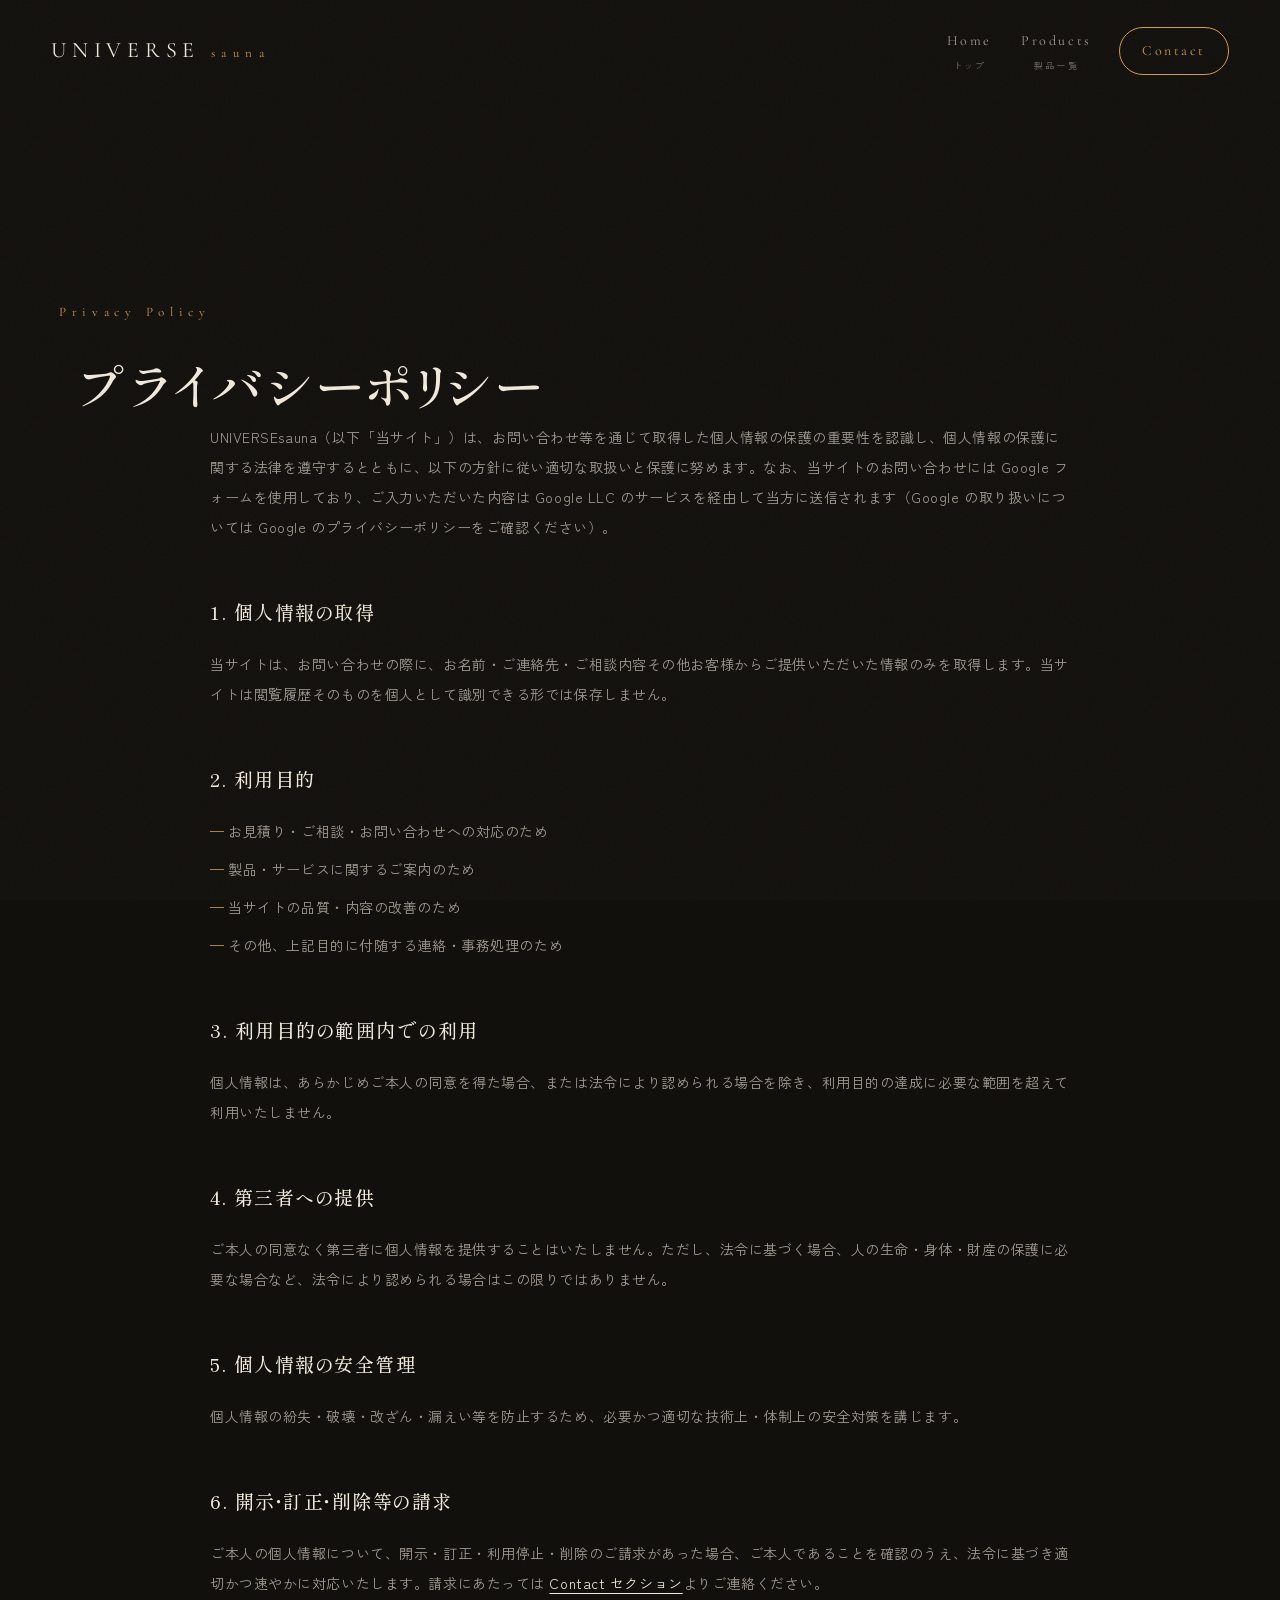
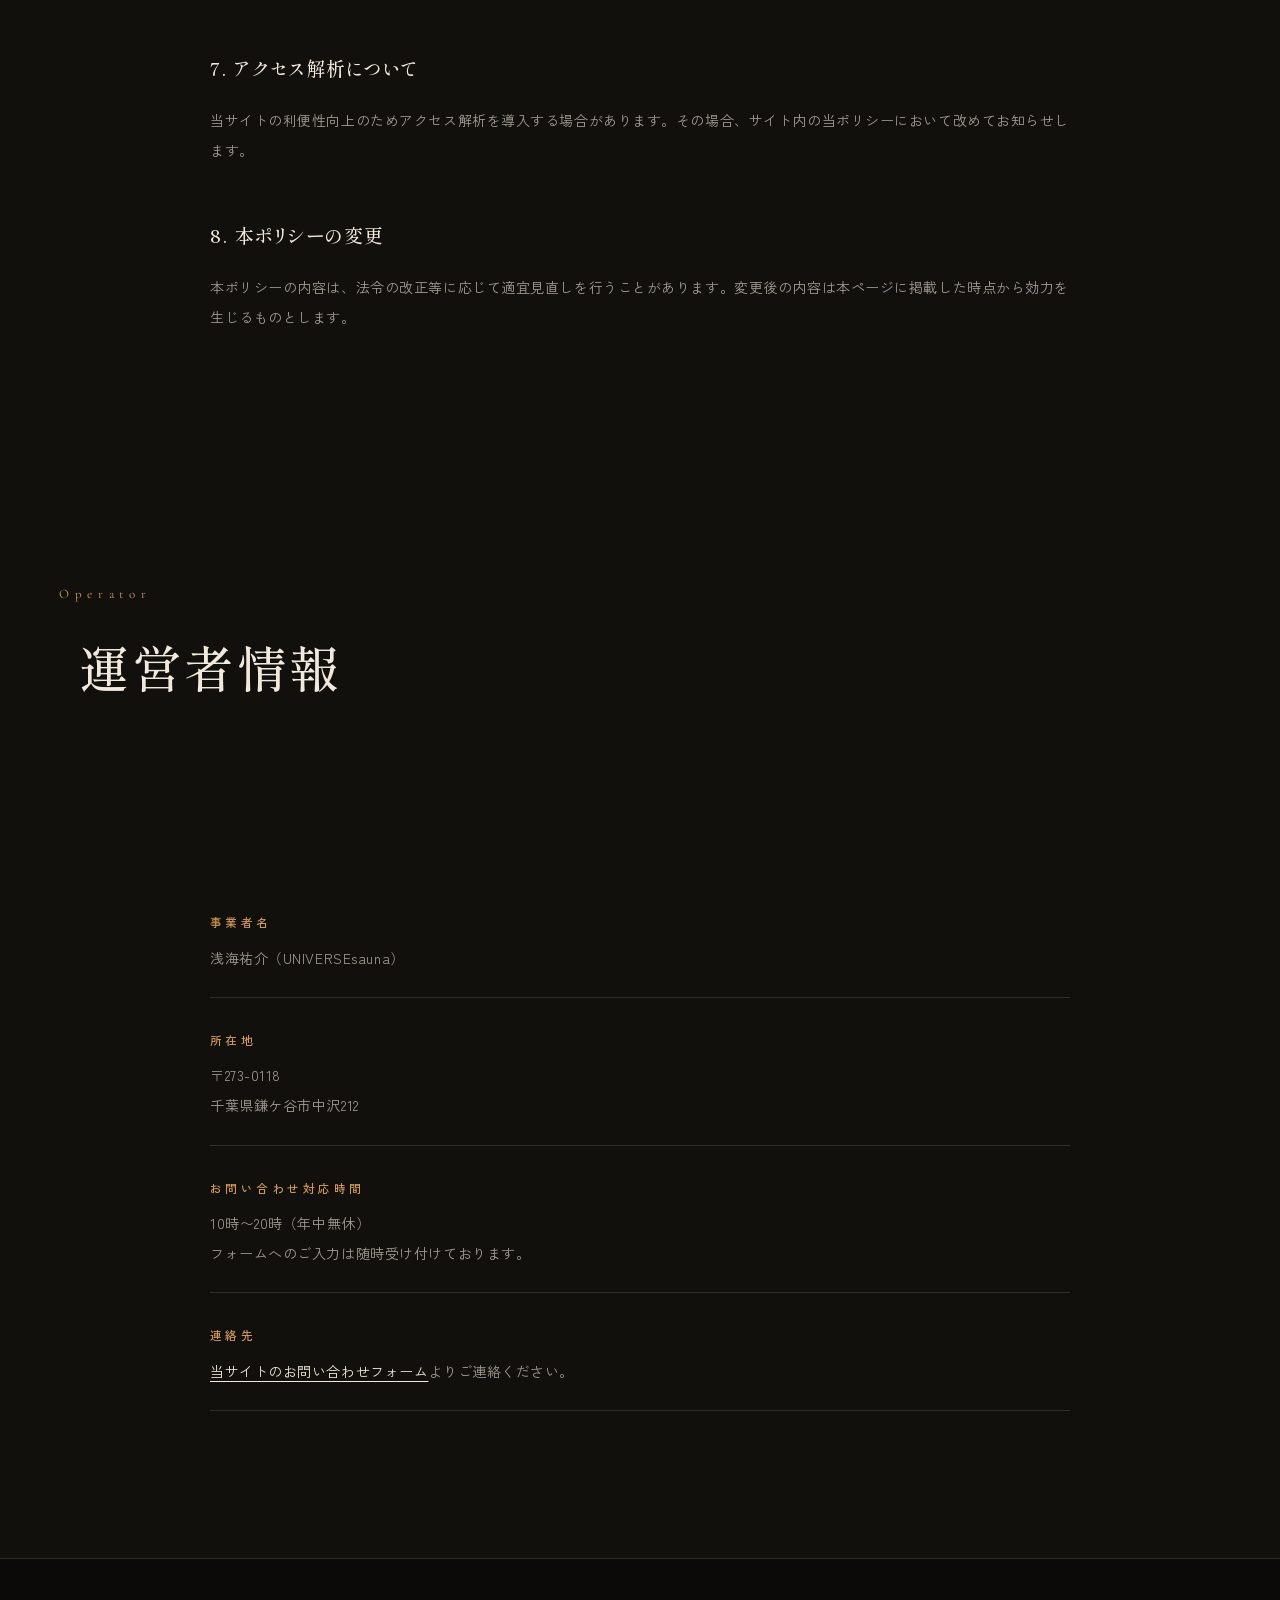
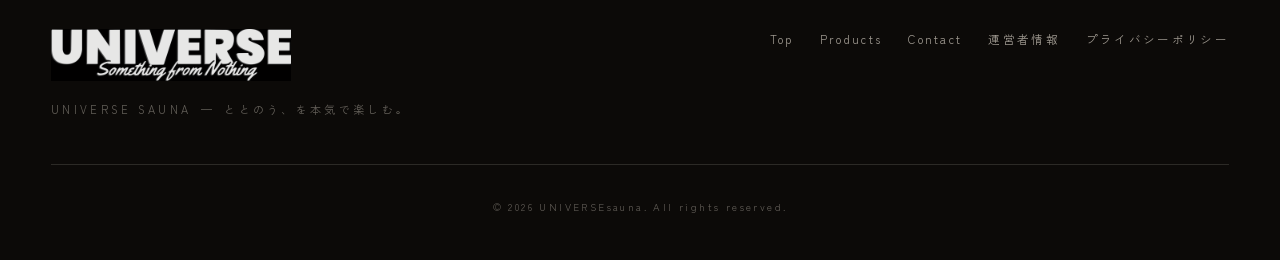
<file: privacy.html>
<!DOCTYPE html>
<html lang="ja">
<head>
<meta charset="utf-8">
<meta name="viewport" content="width=device-width,initial-scale=1,viewport-fit=cover">
<title>プライバシーポリシー｜UNIVERSEsauna</title>
<meta name="description" content="UNIVERSEsauna のプライバシーポリシーおよび運営者情報。個人情報の取得・利用目的・第三者提供・開示請求などの取り扱いと、事業者名・所在地をご案内します。">
<meta name="robots" content="noindex">
<meta property="og:title" content="プライバシーポリシー｜UNIVERSEsauna">
<meta property="og:description" content="UNIVERSEsauna のプライバシーポリシーおよび運営者情報。">
<meta property="og:image" content="https://shunpei1130.github.io/universe-sauna/assets/img/barrel1.jpg">
<meta property="og:url" content="https://shunpei1130.github.io/universe-sauna/privacy.html">
<meta property="og:locale" content="ja_JP">
<meta property="og:type" content="article">
<meta name="theme-color" content="#100e0b">
<link rel="icon" type="image/jpeg" href="assets/img/logo.jpg">
<link rel="canonical" href="https://shunpei1130.github.io/universe-sauna/privacy.html">
<link rel="preconnect" href="https://fonts.googleapis.com">
<link rel="preconnect" href="https://fonts.gstatic.com" crossorigin>
<link href="https://fonts.googleapis.com/css2?family=Shippori+Mincho:wght@400;500;600;800&family=Zen+Kaku+Gothic+New:wght@300;400;500;700&family=Cormorant+Garamond:ital,wght@0,300;0,400;0,500;1,300;1,400&display=swap" rel="stylesheet">
<link rel="stylesheet" href="assets/css/style.css">
<style>
.page{padding-top:150px}
.page__body{max-width:860px;margin:0 auto;color:var(--ink-dim);font-size:14px;line-height:2.15;letter-spacing:.04em}
.page__body p{margin:0 0 16px}
.page__body h3{font-family:var(--serif);color:var(--ink);font-size:19px;letter-spacing:.08em;margin:50px 0 16px;font-weight:500}
.page__body h3:first-child{margin-top:56px}
.page__body ul{margin:0 0 16px;padding:0;list-style:none}
.page__body li{position:relative;padding-left:1.3em;margin-bottom:8px}
.page__body li::before{content:"—";position:absolute;left:0;color:var(--accent)}
.page dl{margin:56px 0 0}
.page dt{font-size:11.5px;letter-spacing:.3em;color:var(--accent);margin-bottom:8px;font-weight:500}
.page dd{margin:0 0 30px;border-bottom:1px solid var(--line);padding-bottom:24px}
.page__link{text-decoration:underline;text-underline-offset:4px;color:var(--ink)}
.page__link:hover{color:var(--accent)}
@media (max-width:640px){.page{padding-top:120px}.page__body h3{margin-top:38px}}
</style>
</head>
<body>

<header class="header">
  <div class="header__inner">
    <a class="header__logo" href="index.html"><span class="header__logo-en">UNIVERSE <span class="header__logo-en--sub">sauna</span></span></a>
    <nav class="header__nav">
      <a href="index.html">Home<small>トップ</small></a>
      <a href="index.html#products">Products<small>製品一覧</small></a>
      <a class="header__cta" href="index.html#contact">Contact</a>
    </nav>
  </div>
</header>

<main class="page">

  <section class="section page" id="privacy">
    <div class="section__head-wrap">
      <span class="section__en">Privacy Policy</span>
      <h2 class="section__title">プライバシーポリシー</h2>
    </div>

    <div class="page__body">
      <p>UNIVERSEsauna（以下「当サイト」）は、お問い合わせ等を通じて取得した個人情報の保護の重要性を認識し、個人情報の保護に関する法律を遵守するとともに、以下の方針に従い適切な取扱いと保護に努めます。なお、当サイトのお問い合わせには Google フォームを使用しており、ご入力いただいた内容は Google LLC のサービスを経由して当方に送信されます（Google の取り扱いについては Google のプライバシーポリシーをご確認ください）。</p>

      <h3>1. 個人情報の取得</h3>
      <p>当サイトは、お問い合わせの際に、お名前・ご連絡先・ご相談内容その他お客様からご提供いただいた情報のみを取得します。当サイトは閲覧履歴そのものを個人として識別できる形では保存しません。</p>

      <h3>2. 利用目的</h3>
      <ul>
        <li>お見積り・ご相談・お問い合わせへの対応のため</li>
        <li>製品・サービスに関するご案内のため</li>
        <li>当サイトの品質・内容の改善のため</li>
        <li>その他、上記目的に付随する連絡・事務処理のため</li>
      </ul>

      <h3>3. 利用目的の範囲内での利用</h3>
      <p>個人情報は、あらかじめご本人の同意を得た場合、または法令により認められる場合を除き、利用目的の達成に必要な範囲を超えて利用いたしません。</p>

      <h3>4. 第三者への提供</h3>
      <p>ご本人の同意なく第三者に個人情報を提供することはいたしません。ただし、法令に基づく場合、人の生命・身体・財産の保護に必要な場合など、法令により認められる場合はこの限りではありません。</p>

      <h3>5. 個人情報の安全管理</h3>
      <p>個人情報の紛失・破壊・改ざん・漏えい等を防止するため、必要かつ適切な技術上・体制上の安全対策を講じます。</p>

      <h3>6. 開示・訂正・削除等の請求</h3>
      <p>ご本人の個人情報について、開示・訂正・利用停止・削除のご請求があった場合、ご本人であることを確認のうえ、法令に基づき適切かつ速やかに対応いたします。請求にあたっては <a class="page__link" href="index.html#contact">Contact セクション</a>よりご連絡ください。</p>

      <h3>7. アクセス解析について</h3>
      <p>当サイトの利便性向上のためアクセス解析を導入する場合があります。その場合、サイト内の当ポリシーにおいて改めてお知らせします。</p>

      <h3>8. 本ポリシーの変更</h3>
      <p>本ポリシーの内容は、法令の改正等に応じて適宜見直しを行うことがあります。変更後の内容は本ページに掲載した時点から効力を生じるものとします。</p>
    </div>
  </section>

  <section class="section" id="operator">
    <div class="section__head-wrap">
      <span class="section__en">Operator</span>
      <h2 class="section__title">運営者情報</h2>
    </div>

    <div class="page__body page">
      <!-- TODO: 正式なメールアドレス・電話番号が確定したら dd に加筆 -->
      <dl>
        <dt>事業者名</dt>
        <dd>浅海祐介（UNIVERSEsauna）</dd>
        <dt>所在地</dt>
        <dd>〒273-0118<br>千葉県鎌ケ谷市中沢212</dd>
        <dt>お問い合わせ対応時間</dt>
        <dd>10時〜20時（年中無休）<br>フォームへのご入力は随時受け付けております。</dd>
        <dt>連絡先</dt>
        <dd><a class="page__link" href="index.html#contact">当サイトのお問い合わせフォーム</a>よりご連絡ください。</dd>
      </dl>
    </div>
  </section>

</main>

<footer class="footer">
  <div class="footer__inner">
    <div class="footer__brand">
      <img class="footer__logo" src="assets/img/logo.jpg" alt="UNIVERSE — Something from Nothing" loading="lazy">
      <p class="footer__note">UNIVERSE SAUNA&ensp;—&ensp;ととのう、を本気で楽しむ。</p>
    </div>
    <nav class="footer__nav">
      <a href="index.html">Top</a>
      <a href="index.html#products">Products</a>
      <a href="index.html#contact">Contact</a>
      <a href="privacy.html#operator">運営者情報</a>
      <a href="privacy.html">プライバシーポリシー</a>
    </nav>
  </div>
  <p class="footer__copy"><small>&copy; 2026 UNIVERSEsauna. All rights reserved.</small></p>
</footer>

</body>
</html>
</file>
<file: assets/css/style.css>
/* ============================================================
   UNIVERSEsauna — static site
   ============================================================ */
:root{
  --bg:#12100d;
  --bg-2:#18150f;
  --bg-3:#1e1a13;
  --ink:#f1e9dc;
  --ink-dim:rgba(241,233,220,.64);
  --ink-faint:rgba(241,233,220,.38);
  --line:rgba(241,233,220,.14);
  --accent:#d29a55;
  --accent-soft:rgba(210,154,85,.16);
  --serif:'Shippori Mincho',"Hiragino Mincho ProN",Yu Mincho,serif;
  --en-serif:'Cormorant Garamond',Georgia,serif;
  --sans:'Zen Kaku Gothic New',"Hiragino Kaku Gothic ProN",'Yu Gothic',sans-serif;
  --ease:cubic-bezier(.22,1,.36,1);
}
*{margin:0;padding:0;box-sizing:border-box}
html{scroll-behavior:smooth}
html,body{height:100%}
body{
  background:var(--bg);
  color:var(--ink);
  font-family:var(--sans);
  font-feature-settings:"palt";
  letter-spacing:.04em;
  line-height:1.9;
  overflow-x:hidden;
  -webkit-font-smoothing:antialiased;
}
img{display:block;max-width:100%}
a{color:inherit;text-decoration:none}
ul,ol{list-style:none}
button{font:inherit;color:inherit;background:none;border:0;cursor:pointer}
::selection{background:var(--accent);color:#1a1206}
@media (prefers-reduced-motion:reduce){
  *,*::before,*::after{animation-duration:.01ms!important;animation-iteration-count:1!important;transition-duration:.01ms!important}
  html{scroll-behavior:auto}
}

/* grain overlay */
body::after{
  content:"";position:fixed;inset:0;z-index:2000;pointer-events:none;opacity:.05;
  background-image:url("data:image/svg+xml,%3Csvg xmlns='http://www.w3.org/2000/svg' width='140' height='140'%3E%3Cfilter id='n'%3E%3CfeTurbulence type='fractalNoise' baseFrequency='.9' numOctaves='2'/%3E%3C/filter%3E%3Crect width='140' height='140' filter='url(%23n)' opacity='.7'/%3E%3C/svg%3E");
}

/* ============ Loader ============ */
.loader{position:fixed;inset:0;z-index:3000;background:var(--bg);display:flex;flex-direction:column;align-items:center;justify-content:center;gap:26px;transition:opacity .8s var(--ease),visibility .8s}
.loader.is-done{opacity:0;visibility:hidden}
.loader__inner{text-align:center;overflow:hidden}
.loader__en{display:block;font-family:var(--en-serif);font-size:clamp(22px,4vw,38px);letter-spacing:.42em;text-indent:.42em;color:var(--ink);animation:loaderIn 1.4s var(--ease) both}
.loader__jp{display:block;margin-top:14px;font-family:var(--serif);font-size:13px;letter-spacing:.3em;text-indent:.3em;color:var(--ink-faint);animation:loaderIn 1.4s .18s var(--ease) both}
@keyframes loaderIn{from{opacity:0;transform:translateY(26px)}to{opacity:1;transform:none}}
.loader__bar{width:min(220px,46vw);height:1px;background:var(--line);overflow:hidden}
.loader__bar span{display:block;height:100%;width:0;background:var(--accent);animation:load 1.6s .2s var(--ease) forwards}
@keyframes load{to{width:100%}}

/* ============ progress ============ */
.progress{position:fixed;top:0;left:0;z-index:1600;height:2px;width:0;background:linear-gradient(90deg,var(--accent),#f0d9a8);box-shadow:0 0 12px rgba(210,154,85,.55)}

/* ============ header ============ */
.header{position:fixed;top:0;left:0;right:0;z-index:1500;transition:background .5s,backdrop-filter .5s,border-color .5s;border-bottom:1px solid transparent}
.header.is-scrolled{background:rgba(18,16,13,.82);backdrop-filter:blur(14px);-webkit-backdrop-filter:blur(14px);border-color:var(--line)}
.header__inner{display:flex;align-items:center;justify-content:space-between;max-width:1560px;margin:0 auto;padding:22px clamp(20px,4vw,56px)}
.header__logo{display:flex;align-items:baseline;gap:10px}
.header__logo-en{font-family:var(--en-serif);font-size:22px;letter-spacing:.26em;color:var(--ink);transition:color .3s}
.header__logo-en--sub{font-size:13px;letter-spacing:.5em;color:var(--accent);text-transform:lowercase}
.header__logo:hover .header__logo-en{color:var(--accent)}
.header__nav{display:flex;align-items:center;gap:clamp(14px,2vw,30px)}
.header__nav a{position:relative;display:flex;flex-direction:column;align-items:center;gap:2px;padding:6px 2px;font-family:var(--en-serif);font-size:14px;letter-spacing:.18em;color:var(--ink-dim);transition:color .3s}
.header__nav a small{font-family:var(--sans);font-size:9px;letter-spacing:.24em;color:var(--ink-faint)}
.header__nav a::after{content:"";position:absolute;bottom:-2px;left:0;width:100%;height:1px;background:var(--accent);transform:scaleX(0);transform-origin:right;transition:transform .4s var(--ease)}
.header__nav a:hover{color:var(--ink)}
.header__nav a:hover::after{transform:scaleX(1);transform-origin:left}
.header__cta{padding:10px 22px!important;border:1px solid var(--accent);border-radius:999px;color:var(--accent)!important;transition:background .35s,color .35s}
.header__cta:hover{background:var(--accent);color:#1a1206!important}
.header__cta::after{display:none}
.header__burger{display:none;flex-direction:column;gap:6px;padding:8px}
.header__burger span{width:26px;height:1px;background:var(--ink);transition:transform .4s var(--ease),opacity .3s}
.header__burger.is-open span:nth-child(1){transform:translateY(7px) rotate(45deg)}
.header__burger.is-open span:nth-child(2){opacity:0}
.header__burger.is-open span:nth-child(3){transform:translateY(-7px) rotate(-45deg)}

/* drawer */
.drawer{position:fixed;inset:0;z-index:1400;background:rgba(18,16,13,.97);display:flex;flex-direction:column;justify-content:center;gap:6vh;padding:12vh 9vw;opacity:0;visibility:hidden;transition:opacity .5s var(--ease),visibility .5s}
.drawer.is-open{opacity:1;visibility:visible}
.drawer__nav{display:flex;flex-direction:column;gap:2px}
.drawer__nav a{display:flex;align-items:baseline;gap:18px;padding:12px 0;border-bottom:1px solid var(--line);opacity:0;transform:translateY(18px);transition:opacity .5s var(--ease),transform .5s var(--ease)}
.drawer.is-open .drawer__nav a{opacity:1;transform:none}
.drawer.is-open .drawer__nav a:nth-child(1){transition-delay:.08s}.drawer.is-open .drawer__nav a:nth-child(2){transition-delay:.14s}
.drawer.is-open .drawer__nav a:nth-child(3){transition-delay:.2s}.drawer.is-open .drawer__nav a:nth-child(4){transition-delay:.26s}
.drawer.is-open .drawer__nav a:nth-child(5){transition-delay:.32s}.drawer.is-open .drawer__nav a:nth-child(6){transition-delay:.38s}
.drawer.is-open .drawer__nav a:nth-child(7){transition-delay:.44s}
.drawer__nav em{font-family:var(--en-serif);font-style:normal;font-size:26px;letter-spacing:.2em;color:var(--ink)}
.drawer__nav span{font-size:11px;letter-spacing:.3em;color:var(--ink-faint)}
.drawer__shop{margin-top:4vh;display:inline-flex;align-items:center;gap:12px;justify-content:center;padding:15px 30px;border:1px solid var(--accent);border-radius:999px;color:var(--accent);font-size:14px;letter-spacing:.2em;transition:background .35s,color .35s}
.drawer__shop:hover{background:var(--accent);color:#1a1206}

/* ============ reveal engine ============ */
.reveal{opacity:0;transform:translateY(30px);transition:opacity 1s var(--ease),transform 1s var(--ease)}
.reveal[data-delay="1"]{transition-delay:.13s}.reveal[data-delay="2"]{transition-delay:.26s}
.reveal[data-delay="3"]{transition-delay:.39s}.reveal[data-delay="4"]{transition-delay:.52s}
.reveal.is-in{opacity:1;transform:none}
.reveal[data-fx="clip"]{transform:none;clip-path:inset(6% 4% 6% 4%);transition:clip-path 1.2s var(--ease),opacity 1s var(--ease)}
.reveal[data-fx="clip"].is-in{clip-path:inset(0 0 0 0)}
.reveal[data-fx="card"]{transform:translateY(44px)}
.reveal[data-fx="tile"]{transform:translateY(24px) scale(.97)}

/* ============ hero ============ */
.hero{position:relative;min-height:100svh;display:flex;align-items:flex-end;overflow:hidden}
.hero__slides,.hero__slide{position:absolute;inset:0}
.hero__slide{opacity:0;transition:opacity 1.8s var(--ease)}
.hero__slide.is-active{opacity:1}
.hero__slide img{width:100%;height:100%;object-fit:cover;object-position:center 62%;transform:scale(1.06)}
.hero__slide.is-active img{animation:kenburns 8.5s var(--ease) forwards}
@keyframes kenburns{from{transform:scale(1.16)}to{transform:scale(1.05)}}
.hero__veil{position:absolute;inset:0;background:
  linear-gradient(12deg,rgba(18,16,13,.93) 0%,rgba(18,16,13,.55) 38%,rgba(18,16,13,.12) 68%),
  linear-gradient(0deg,rgba(18,16,13,.85),rgba(18,16,13,0) 44%)}
.hero__inner{position:relative;z-index:2;width:100%;max-width:1560px;margin:0 auto;padding:clamp(120px,17vh,190px) clamp(20px,4vw,56px) clamp(120px,16vh,180px)}
.hero__label{font-family:var(--en-serif);font-size:clamp(11px,1.4vw,15px);letter-spacing:.4em;color:var(--accent);margin-bottom:2.4vh}
.hero__title{font-family:var(--serif);font-weight:500;font-size:clamp(44px,8.2vw,108px);line-height:1.28;letter-spacing:.06em}
.hero__line{display:block;overflow:hidden}
.hero__line .ja{display:inline-block}
.hero__line .en{display:inline-block;margin-left:1.2em;font-family:var(--en-serif);font-weight:300;font-size:.34em;letter-spacing:.3em;color:var(--accent);transform:translateY(-.55em)}
.hero__copy{margin-top:4vh;max-width:640px;font-size:clamp(13px,1.5vw,16px);color:var(--ink-dim);line-height:2.2}
.hero__actions{display:flex;gap:16px;margin-top:4.6vh;flex-wrap:wrap}
.hero__meta{position:absolute;right:clamp(20px,4vw,56px);bottom:clamp(30px,6vh,64px);z-index:2;display:flex;flex-direction:column;align-items:flex-end;gap:20px}
.hero__counter{font-family:var(--en-serif);font-size:13px;letter-spacing:.3em;color:var(--ink-faint)}
.hero__counter span{color:var(--accent)}
.hero__scroll{display:flex;flex-direction:column;align-items:center;gap:10px;font-size:10px;letter-spacing:.4em;color:var(--ink-faint);text-transform:uppercase}
.hero__scroll-line{width:1px;height:56px;background:var(--line);position:relative;overflow:hidden}
.hero__scroll-line::after{content:"";position:absolute;top:-40%;left:0;width:100%;height:40%;background:var(--accent);animation:scrollHint 2.2s var(--ease) infinite}
@keyframes scrollHint{0%{top:-40%}60%,100%{top:110%}}

/* ============ buttons ============ */
.btn{position:relative;display:inline-flex;align-items:center;gap:12px;padding:16px 34px;border-radius:999px;font-size:13.5px;letter-spacing:.2em;transition:transform .4s var(--ease),background .35s,color .35s,border-color .35s;overflow:hidden}
.btn:active{transform:scale(.97)}
.btn--fill{background:var(--accent);color:#1a1206;font-weight:500}
.btn--fill::before{content:"";position:absolute;inset:0;background:#f0d9a8;transform:translateY(101%);transition:transform .45s var(--ease)}
.btn--fill:hover::before{transform:translateY(0)}
.btn--fill span,.btn--fill i{position:relative;z-index:1}
.btn--ghost{border:1px solid rgba(241,233,220,.35);color:var(--ink)}
.btn--ghost:hover{border-color:var(--accent);color:var(--accent)}
.btn__arrow{font-style:normal;transition:transform .35s var(--ease)}
.btn:hover .btn__arrow{transform:translateX(5px)}

/* ============ marquee ============ */
.marquee{border-top:1px solid var(--line);border-bottom:1px solid var(--line);padding:20px 0;overflow:hidden;background:var(--bg-2)}
.marquee__track{display:flex;width:max-content;animation:marquee 32s linear infinite}
.marquee__track span{font-family:var(--en-serif);font-size:clamp(15px,1.8vw,22px);letter-spacing:.35em;color:var(--ink-faint);white-space:nowrap}
@keyframes marquee{to{transform:translateX(-50%)}}

/* ============ section common ============ */
.section{position:relative;padding:clamp(90px,13vh,160px) clamp(20px,4vw,56px)}
.section__head{position:relative;max-width:1560px;margin:0 auto clamp(56px,8vh,96px)}
.section__num{position:absolute;top:-1.2em;left:-4px;font-family:var(--en-serif);font-size:clamp(64px,9vw,120px);line-height:1;color:transparent;-webkit-text-stroke:1px rgba(241,233,220,.16);user-select:none}
.section__en{display:block;font-family:var(--en-serif);font-size:13px;letter-spacing:.44em;color:var(--accent);margin-bottom:22px;padding-left:clamp(0px,.6vw,10px)}
.section__title{font-family:var(--serif);font-weight:500;font-size:clamp(27px,3.9vw,50px);line-height:1.5;letter-spacing:.05em;margin-left:clamp(0px,2.2vw,40px)}
.section__title em{font-style:normal;color:var(--accent)}
.section__lead{margin-top:20px;margin-left:clamp(0px,2.2vw,40px);color:var(--ink-dim);font-size:13.5px;letter-spacing:.12em}

/* ============ concept ============ */
.concept{max-width:1560px;margin:0 auto;display:grid;grid-template-columns:5fr 6fr;gap:clamp(40px,6vw,110px);align-items:center}
.concept__img{position:relative;overflow:hidden;aspect-ratio:4/5}
.concept__img img{width:100%;height:100%;object-fit:cover;transition:transform 1.6s var(--ease)}
.concept__img:hover img{transform:scale(1.045)}
.concept__img::after{content:"";position:absolute;inset:10px;border:1px solid rgba(241,233,220,.28);pointer-events:none}
.concept__body{padding-right:clamp(0px,2vw,30px)}
.concept__lead{font-family:var(--serif);font-size:clamp(19px,2.3vw,28px);line-height:2;letter-spacing:.08em;margin-bottom:34px;border-left:2px solid var(--accent);padding-left:26px}
.concept__text{color:var(--ink-dim);font-size:14px;line-height:2.4;letter-spacing:.06em;margin-bottom:50px}
.stats{display:flex;gap:clamp(24px,4vw,64px);border-top:1px solid var(--line);padding-top:40px;flex-wrap:wrap}
.stats__item{display:flex;flex-direction:column;gap:6px}
.stats__num{font-family:var(--en-serif);font-size:clamp(40px,5vw,64px);line-height:1;color:var(--ink);font-weight:400}
.stats__unit{font-family:var(--serif);font-size:16px;color:var(--accent);margin-left:4px}
.stats__label{font-size:10.5px;letter-spacing:.28em;color:var(--ink-faint)}

/* ============ products ============ */
.section--products{background:var(--bg-2)}
.products{max-width:1560px;margin:0 auto;display:flex;flex-direction:column;gap:clamp(70px,10vh,130px)}
.product{display:grid;grid-template-columns:6fr 5fr;gap:clamp(30px,4vw,80px);align-items:center}
.product--flip{grid-template-columns:5fr 6fr}
.product--flip .product__media{order:2}
.product--flip .product__info{order:1}
.product__media{position:relative;overflow:hidden;aspect-ratio:4/3;background:var(--bg-3)}
.product__media img{width:100%;height:100%;object-fit:cover;transition:transform 1.5s var(--ease)}
.product:hover .product__media img{transform:scale(1.05)}
.product__media::after{content:"";position:absolute;inset:0;background:linear-gradient(10deg,rgba(18,16,13,.35),transparent 42%)}
.product__tag{position:absolute;top:18px;left:18px;z-index:2;font-family:var(--en-serif);font-size:11px;letter-spacing:.3em;color:var(--ink);background:rgba(18,16,13,.55);backdrop-filter:blur(6px);border:1px solid rgba(241,233,220,.2);padding:8px 14px}
.product__head{display:flex;align-items:baseline;justify-content:space-between;gap:18px;border-bottom:1px solid var(--line);padding-bottom:22px;margin-bottom:24px;flex-wrap:wrap}
.product__name{font-family:var(--serif);font-weight:600;font-size:clamp(22px,2.6vw,32px);letter-spacing:.06em}
.product__name small{display:block;font-family:var(--en-serif);font-weight:400;font-size:13px;letter-spacing:.3em;color:var(--accent);margin-top:8px}
.product__spec-chip{font-size:10.5px;letter-spacing:.24em;color:var(--accent);border:1px solid rgba(210,154,85,.4);border-radius:999px;padding:6px 14px;white-space:nowrap}
.product__desc{color:var(--ink-dim);font-size:13.5px;line-height:2.2;margin-bottom:26px}
.product__specs{border-top:1px solid var(--line);margin-bottom:30px}
.product__specs li{display:flex;gap:22px;padding:11px 0;border-bottom:1px solid var(--line);font-size:12.5px;letter-spacing:.06em;color:var(--ink-dim)}
.product__specs li span{flex:0 0 72px;color:var(--accent);font-size:11px;letter-spacing:.2em}
.product__foot{display:flex;align-items:center;justify-content:space-between;gap:18px;flex-wrap:wrap}
.product__price b{font-family:var(--en-serif);font-size:clamp(26px,2.8vw,34px);font-weight:500;letter-spacing:.06em}
.product__price small{font-size:11px;color:var(--ink-faint);letter-spacing:.14em;margin-left:8px}
.product__link{display:inline-flex;align-items:center;gap:10px;font-size:12.5px;letter-spacing:.22em;color:var(--ink);position:relative;padding-bottom:4px}
.product__link i{font-style:normal;color:var(--accent);transition:transform .35s var(--ease)}
.product__link::after{content:"";position:absolute;bottom:0;left:0;height:1px;width:100%;background:var(--accent);transform:scaleX(0);transform-origin:right;transition:transform .4s var(--ease)}
.product__link:hover::after{transform:scaleX(1);transform-origin:left}
.product__link:hover i{transform:translateX(5px)}
.products__note{max-width:1560px;margin:40px auto 0;text-align:right;font-size:11px;letter-spacing:.14em;color:var(--ink-faint)}

/* ============ features ============ */
.feature{max-width:1560px;margin:0 auto clamp(80px,12vh,150px);display:grid;grid-template-columns:6.5fr 5.5fr;gap:clamp(34px,5vw,100px);align-items:center}
.feature:last-child{margin-bottom:0}
.feature--reverse{grid-template-columns:5.5fr 6.5fr}
.feature--reverse .feature__img{order:2}
.feature--reverse .feature__body{order:1}
.feature__img{position:relative;overflow:hidden;aspect-ratio:16/11}
.feature__img img{width:100%;height:100%;object-fit:cover;transition:transform 1.6s var(--ease)}
.feature:hover .feature__img img{transform:scale(1.045)}
.feature__no{display:block;font-family:var(--en-serif);font-size:15px;letter-spacing:.3em;color:var(--accent);margin-bottom:18px}
.feature__no::after{content:"";display:inline-block;width:56px;height:1px;background:var(--accent);margin-left:16px;vertical-align:middle}
.feature__title{font-family:var(--serif);font-weight:500;font-size:clamp(22px,2.7vw,34px);line-height:1.7;letter-spacing:.06em;margin-bottom:24px}
.feature__text{color:var(--ink-dim);font-size:13.5px;line-height:2.3;max-width:560px}

/* ============ specs ============ */
.section--specs{background:var(--bg-2)}
.specs{max-width:1360px;margin:0 auto;display:grid;grid-template-columns:6fr 5fr;gap:clamp(34px,5vw,90px);align-items:center}
.specs__img{overflow:hidden;background:#fff}
.specs__img img{width:100%;height:100%;object-fit:contain;mix-blend-mode:luminosity;opacity:.92;transition:opacity .6s,transform 1.2s var(--ease)}
.specs__img:hover img{opacity:1;transform:scale(1.02)}
.specs__table dl{display:flex;flex-direction:column}
.specs__table dl>div{display:grid;grid-template-columns:132px 1fr;gap:20px;padding:15px 4px;border-bottom:1px solid var(--line);transition:background .3s}
.specs__table dl>div:first-child{border-top:1px solid var(--line)}
.specs__table dl>div:hover{background:rgba(241,233,220,.03)}
.specs__table dt{font-size:11px;letter-spacing:.22em;color:var(--accent);padding-top:4px}
.specs__table dd{font-size:13.5px;color:var(--ink);letter-spacing:.06em;line-height:1.8}

/* ============ gallery ============ */
.gallery{max-width:1560px;margin:0 auto;display:grid;grid-template-columns:repeat(12,1fr);gap:14px;grid-auto-flow:dense}
.gallery__item{position:relative;overflow:hidden;background:var(--bg-3);cursor:pointer}
.gallery__item img{width:100%;height:100%;object-fit:cover;transition:transform 1.3s var(--ease),filter .8s}
.gallery__item:hover img{transform:scale(1.06);filter:brightness(1.08)}
.gallery__item::after{content:"";position:absolute;inset:0;background:rgba(18,16,13,0);transition:background .5s}
.gallery__item:hover::after{background:rgba(18,16,13,.18)}
.gallery__zoom{position:absolute;top:50%;left:50%;translate:-50% -50%;z-index:2;width:52px;height:52px;border:1px solid rgba(241,233,220,.55);border-radius:50%;display:grid;place-items:center;font-size:20px;color:var(--ink);opacity:0;transform:scale(.6);transition:opacity .4s var(--ease),transform .4s var(--ease)}
.gallery__item:hover .gallery__zoom{opacity:1;transform:scale(1)}
.gallery__item:nth-child(1){grid-column:span 5;aspect-ratio:5/4}
.gallery__item:nth-child(2){grid-column:span 4;aspect-ratio:3/4}
.gallery__item:nth-child(3){grid-column:span 3;aspect-ratio:3/4}
.gallery__item:nth-child(4){grid-column:span 3;aspect-ratio:4/3}
.gallery__item:nth-child(5){grid-column:span 5;aspect-ratio:5/3}
.gallery__item:nth-child(6){grid-column:span 4;aspect-ratio:4/3}
.gallery__item:nth-child(7){grid-column:span 3;aspect-ratio:3/4}
.gallery__item:nth-child(8){grid-column:span 4;aspect-ratio:3/4}
.gallery__item:nth-child(9){grid-column:span 5;aspect-ratio:5/4}
.gallery__item:nth-child(10){grid-column:span 4;aspect-ratio:4/3}
@media(max-width:900px){
  .gallery{grid-template-columns:repeat(6,1fr)}
  .gallery__item:nth-child(n){grid-column:span 3;aspect-ratio:1/1}
  .gallery__item:nth-child(3n+1){grid-column:span 6;aspect-ratio:16/9}
}

/* ============ flow ============ */
.section--flow{background:var(--bg-2)}
.flow{max-width:1360px;margin:0 auto;display:grid;grid-template-columns:repeat(4,1fr);gap:clamp(18px,3vw,40px);counter-reset:step}
.flow__step{position:relative;border-top:1px solid var(--line);padding:30px 6px 10px;transition:border-color .5s}
.flow__step:hover{border-top-color:var(--accent)}
.flow__no{display:block;font-family:var(--en-serif);font-size:clamp(34px,4vw,52px);line-height:1;color:transparent;-webkit-text-stroke:1px rgba(210,154,85,.65);margin-bottom:20px;transition:color .5s}
.flow__step:hover .flow__no{color:var(--accent);-webkit-text-stroke:1px transparent}
.flow__step h3{font-family:var(--serif);font-size:clamp(16px,1.6vw,20px);letter-spacing:.1em;margin-bottom:14px}
.flow__step p{font-size:12.5px;color:var(--ink-dim);line-height:2.1}

/* ============ faq ============ */
.faq{max-width:1000px;margin:0 auto}
.faq__item{border-bottom:1px solid var(--line)}
.faq__item:first-child{border-top:1px solid var(--line)}
.faq__item summary{position:relative;display:block;list-style:none;cursor:pointer;padding:26px 56px 26px 6px;font-family:var(--serif);font-size:clamp(15px,1.7vw,19px);letter-spacing:.08em;transition:color .3s}
.faq__item summary::-webkit-details-marker{display:none}
.faq__item summary:hover,.faq__item[open] summary{color:var(--accent)}
.faq__icon{position:absolute;right:10px;top:50%;width:14px;height:14px;translate:0 -50%;transition:transform .4s var(--ease)}
.faq__icon::before,.faq__icon::after{content:"";position:absolute;background:var(--accent)}
.faq__icon::before{top:50%;left:0;width:100%;height:1px;translate:0 -50%}
.faq__icon::after{left:50%;top:0;height:100%;width:1px;translate:-50% 0}
.faq__item[open] .faq__icon{transform:rotate(45deg)}
.faq__item p{padding:2px 6px 30px;font-size:13px;color:var(--ink-dim);line-height:2.2;max-width:820px}

/* ============ contact ============ */
.contact{position:relative;padding:clamp(110px,17vh,190px) clamp(20px,4vw,56px);overflow:hidden}
.contact__bg{position:absolute;inset:0;z-index:0}
.contact__bg img{width:100%;height:100%;object-fit:cover;filter:brightness(.32) saturate(.9)}
.contact::after{content:"";position:absolute;inset:0;z-index:1;background:radial-gradient(ellipse 70% 60% at 30% 40%,rgba(18,16,13,0),rgba(18,16,13,.78))}
.contact__inner{position:relative;z-index:2;max-width:1100px;margin:0 auto;text-align:center}
.contact__en{font-family:var(--en-serif);font-size:13px;letter-spacing:.5em;color:var(--accent)}
.contact__title{font-family:var(--serif);font-weight:500;font-size:clamp(28px,4.4vw,54px);line-height:1.6;letter-spacing:.06em;margin:26px 0 30px}
.contact__text{color:var(--ink-dim);font-size:13.5px;line-height:2.3;margin-bottom:48px;letter-spacing:.08em}
.contact__actions{display:flex;gap:16px;justify-content:center;flex-wrap:wrap}

/* ============ footer ============ */
.footer{border-top:1px solid var(--line);background:#0c0a08;padding:70px clamp(20px,4vw,56px) 40px}
.footer__inner{max-width:1560px;margin:0 auto;display:flex;justify-content:space-between;align-items:flex-start;gap:44px;flex-wrap:wrap;padding-bottom:44px}
.footer__logo{height:52px;width:auto;filter:invert(1);opacity:.9}
.footer__note{margin-top:18px;font-size:11px;letter-spacing:.3em;color:var(--ink-faint)}
.footer__nav{display:flex;gap:26px;flex-wrap:wrap}
.footer__nav a{font-size:11.5px;letter-spacing:.2em;color:var(--ink-dim);transition:color .3s}
.footer__nav a:hover{color:var(--accent)}
.footer__copy{max-width:1560px;margin:0 auto;border-top:1px solid var(--line);padding-top:24px;text-align:center}
.footer__copy small{font-size:10px;letter-spacing:.24em;color:var(--ink-faint)}

/* ============ lightbox ============ */
.lightbox{position:fixed;inset:0;z-index:2500;background:rgba(10,8,6,.94);display:flex;align-items:center;justify-content:center;opacity:0;visibility:hidden;transition:opacity .45s var(--ease),visibility .45s}
.lightbox.is-open{opacity:1;visibility:visible}
.lightbox__body{max-width:min(1200px,88vw);max-height:82vh;display:flex;flex-direction:column;gap:16px;align-items:center}
.lightbox__body img{max-width:88vw;max-height:74vh;object-fit:contain;transform:scale(.96);transition:transform .45s var(--ease)}
.lightbox.is-open .lightbox__body img{transform:scale(1)}
.lightbox__body figcaption{font-size:12px;letter-spacing:.2em;color:var(--ink-faint);text-align:center}
.lightbox__close{position:absolute;top:26px;right:34px;font-size:34px;line-height:1;color:var(--ink);transition:transform .3s,color .3s}
.lightbox__close:hover{transform:rotate(90deg);color:var(--accent)}
.lightbox__arrow{position:absolute;top:50%;translate:0 -50%;width:54px;height:54px;border:1px solid rgba(241,233,220,.35);border-radius:50%;color:var(--ink);font-size:18px;display:grid;place-items:center;transition:background .3s,color .3s,border-color .3s}
.lightbox__arrow:hover{background:var(--accent);color:#1a1206;border-color:var(--accent)}
.lightbox__arrow--prev{left:clamp(10px,3vw,40px)}
.lightbox__arrow--next{right:clamp(10px,3vw,40px)}

/* ============ responsive ============ */
@media(max-width:1024px){
  .header__nav{display:none}
  .header__burger{display:flex}
  .hero__line .en{display:none}
  .concept{grid-template-columns:1fr;gap:44px}
  .concept__img{aspect-ratio:3/2}
  .product,.product--flip{grid-template-columns:1fr}
  .product--flip .product__media{order:0}
  .product--flip .product__info{order:1}
  .product__media{aspect-ratio:16/10}
  .feature,.feature--reverse{grid-template-columns:1fr;gap:26px}
  .feature--reverse .feature__img{order:0}
  .feature--reverse .feature__body{order:1}
  .feature__text{max-width:none}
  .specs{grid-template-columns:1fr}
  .specs__img{max-width:620px;margin:0 auto;width:100%}
  .flow{grid-template-columns:repeat(2,1fr);gap:34px 26px}
}
@media(max-width:640px){
  .section{padding-inline:20px}
  .section__num{top:-1em;left:0}
  .section__title{margin-left:0}
  .flow{grid-template-columns:1fr}
  .hero__inner{padding-bottom:150px}
  .hero__meta{display:none}
  .products__note{text-align:center}
  .header__inner{padding:16px 20px}
  .footer__inner{flex-direction:column}
}
.br-sp{display:none}
.br-tb{display:inline}
@media(max-width:640px){.br-sp{display:block}.br-tb{display:none}}

/* ---------- Google Forms embed (contact) ---------- */
.contact__form{width:min(760px,94%);margin:64px auto 0;background:rgba(241,233,220,.05);border:1px solid var(--line);border-radius:18px;padding:clamp(14px,2.4vw,28px);backdrop-filter:blur(6px);-webkit-backdrop-filter:blur(6px)}
.contact__frame{display:block;width:100%;height:1400px;border:0;border-radius:10px;background:#fff}
@media (max-width:640px){.contact__frame{height:1850px}.contact__form{margin-top:44px}}
</file>
